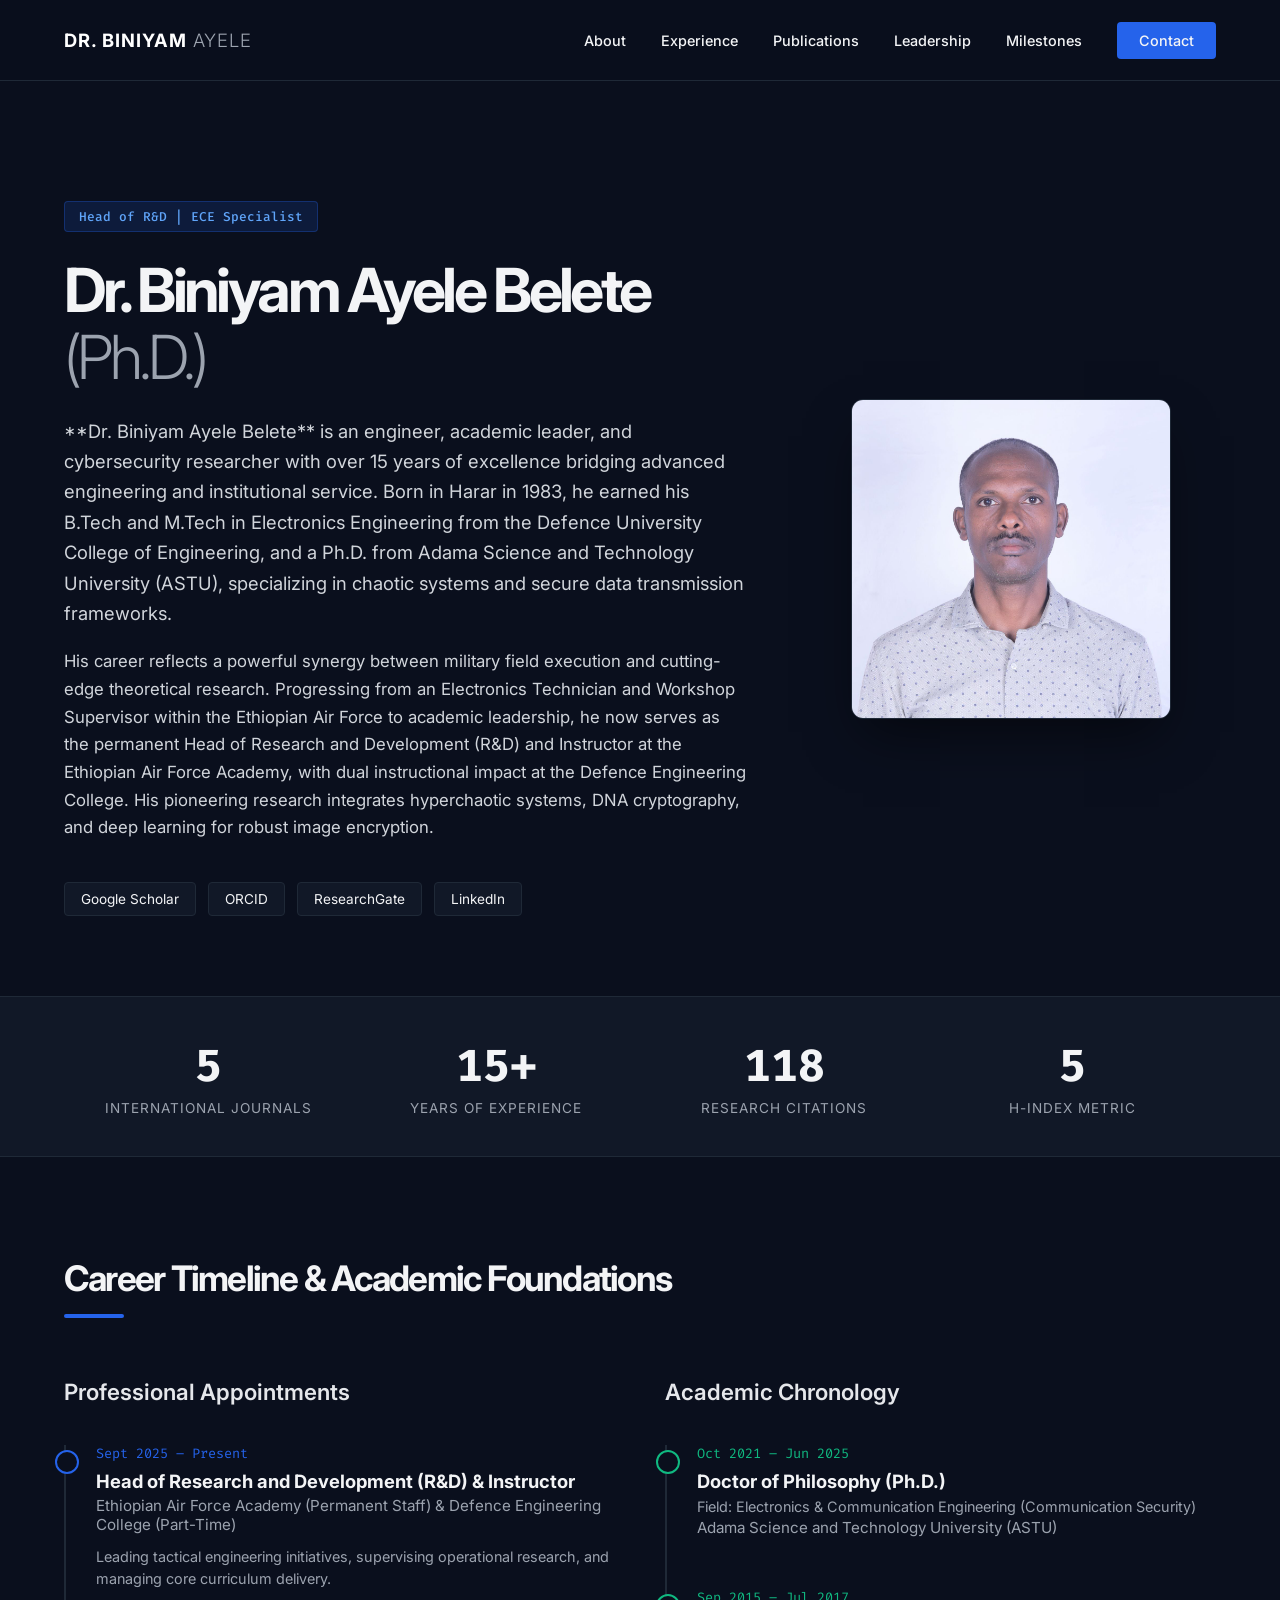
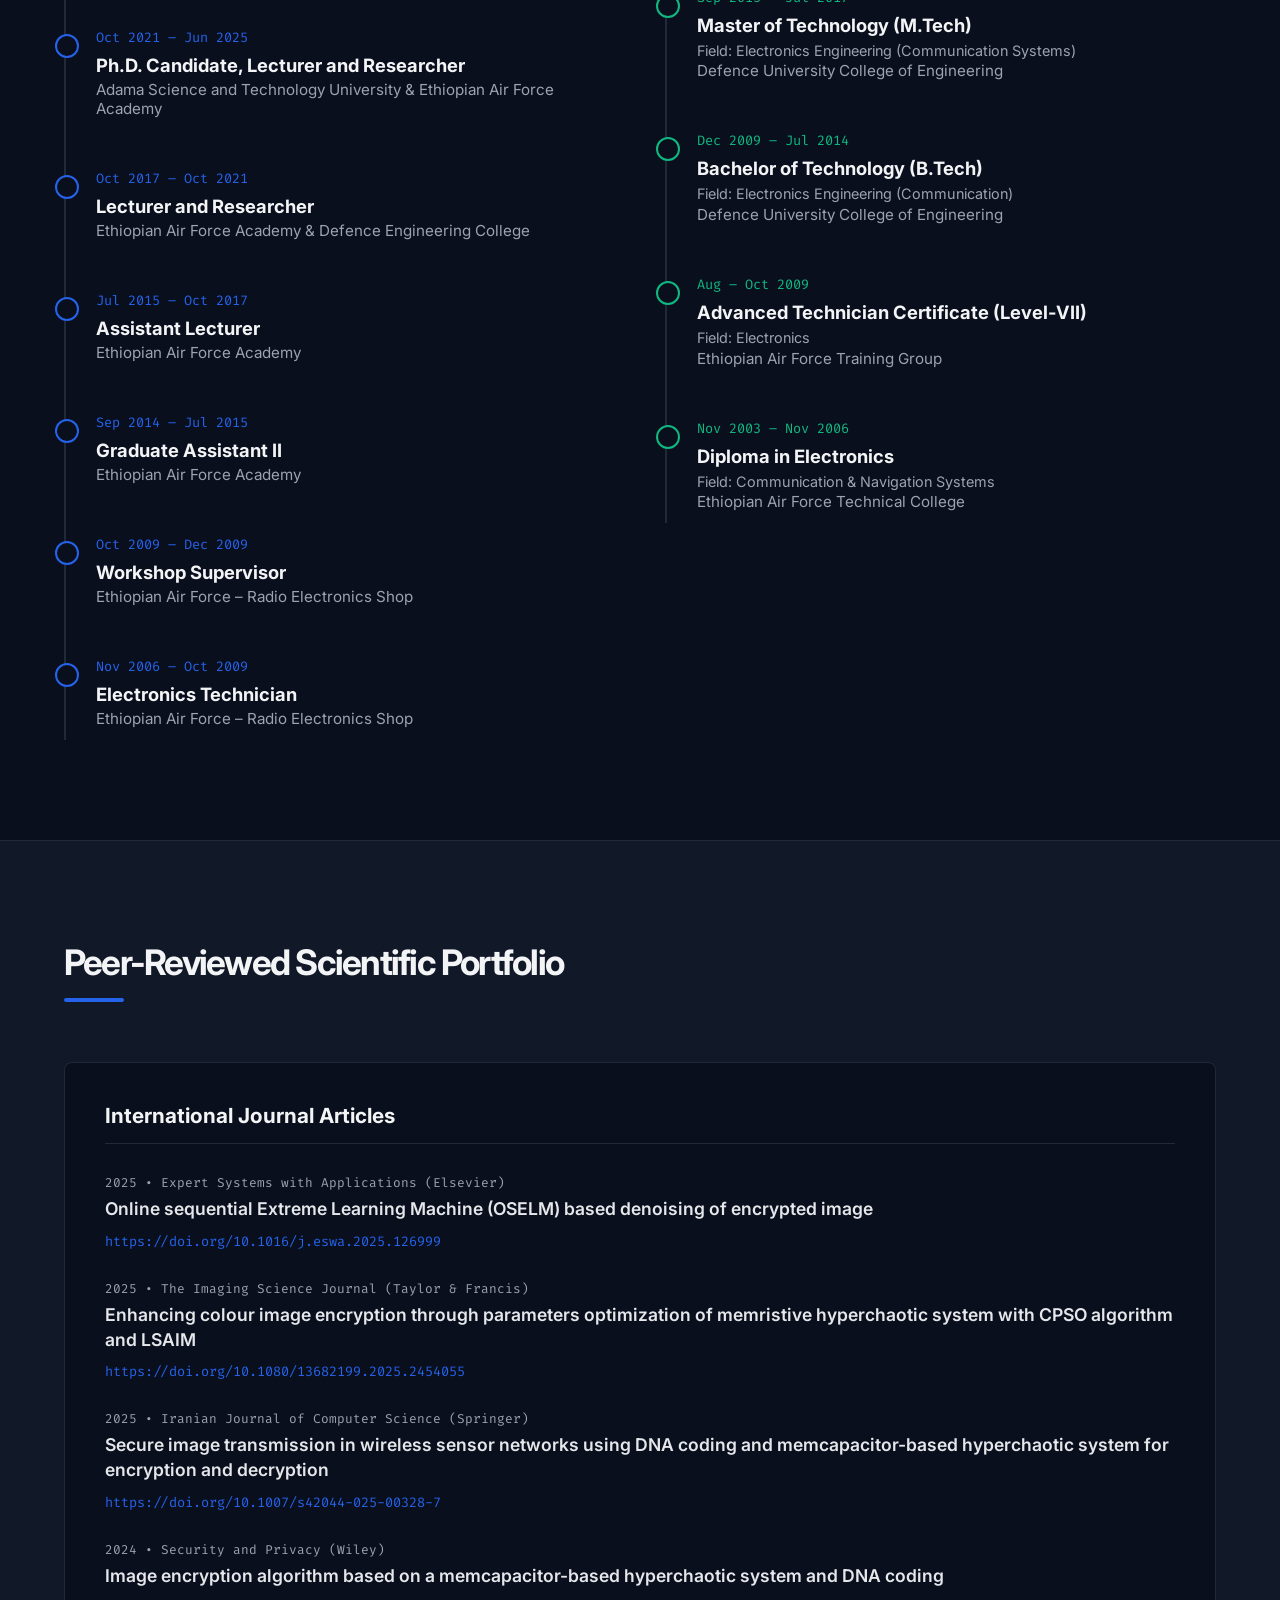
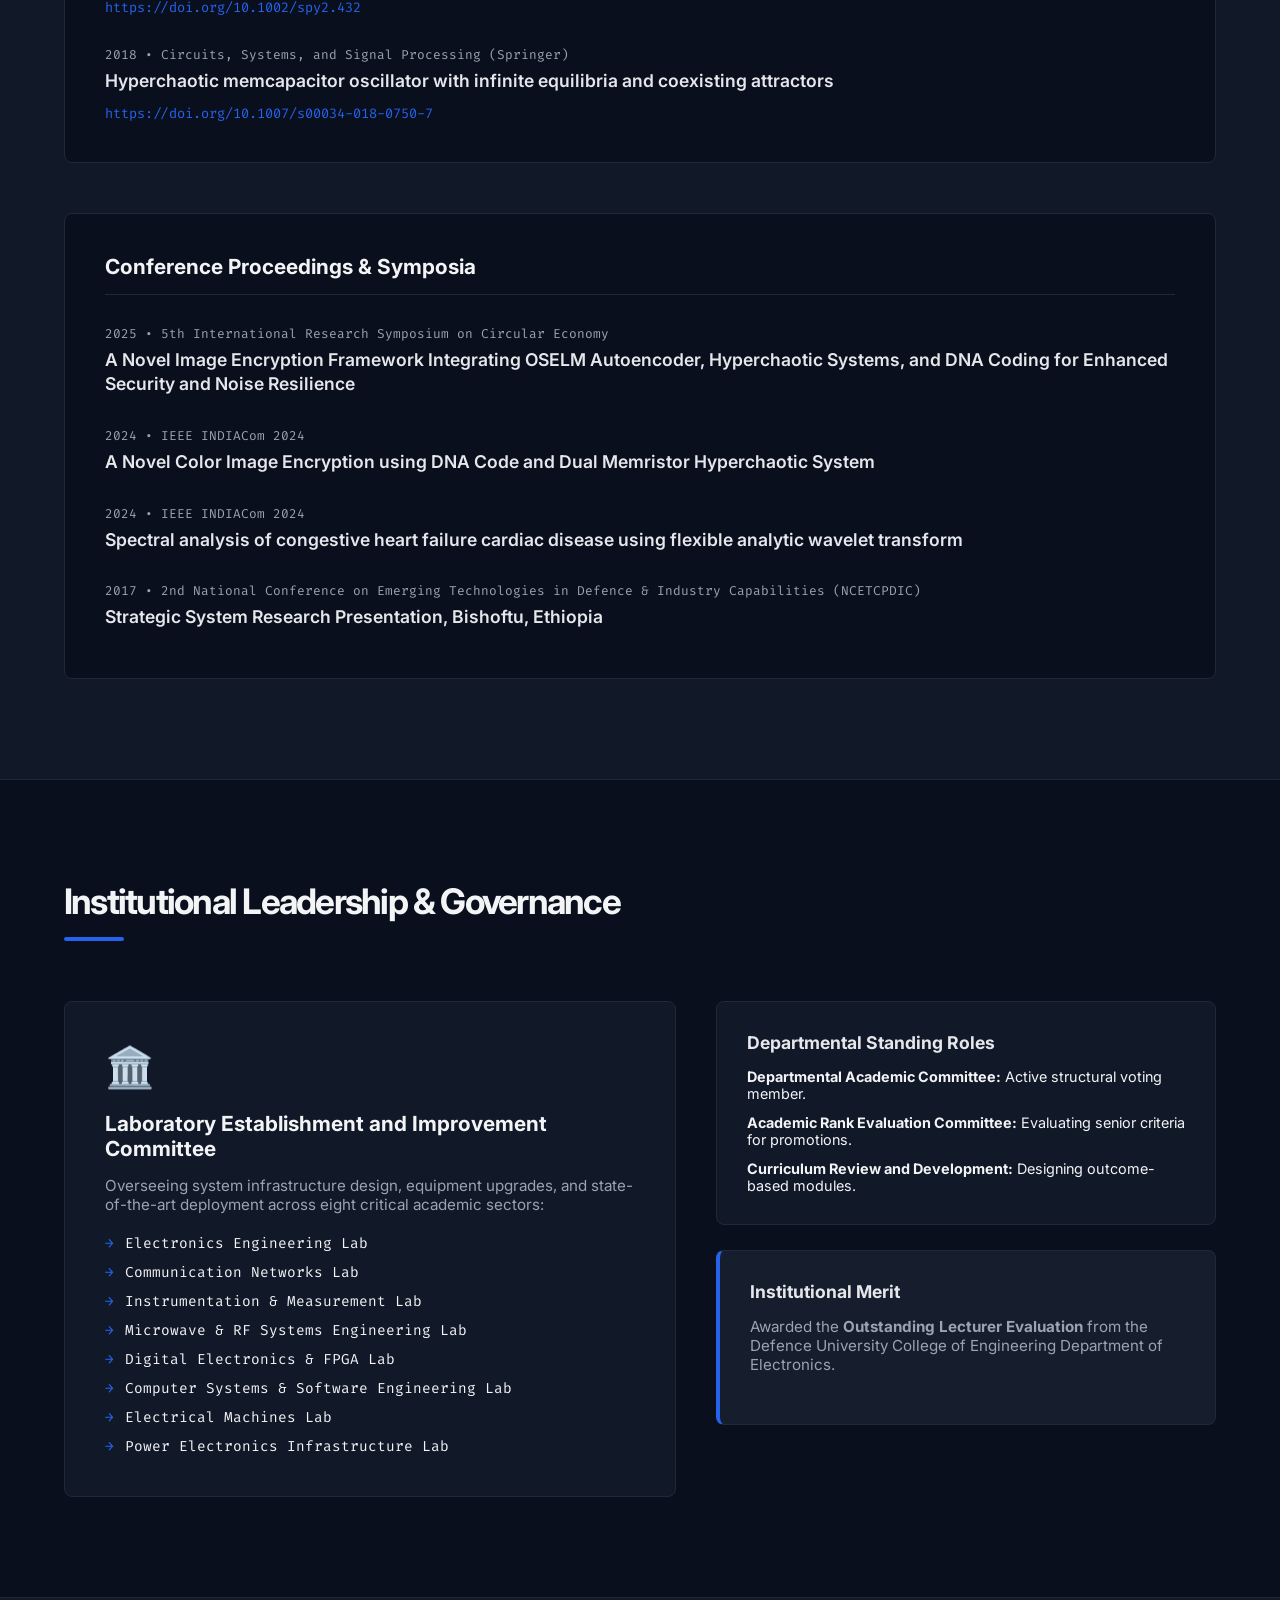
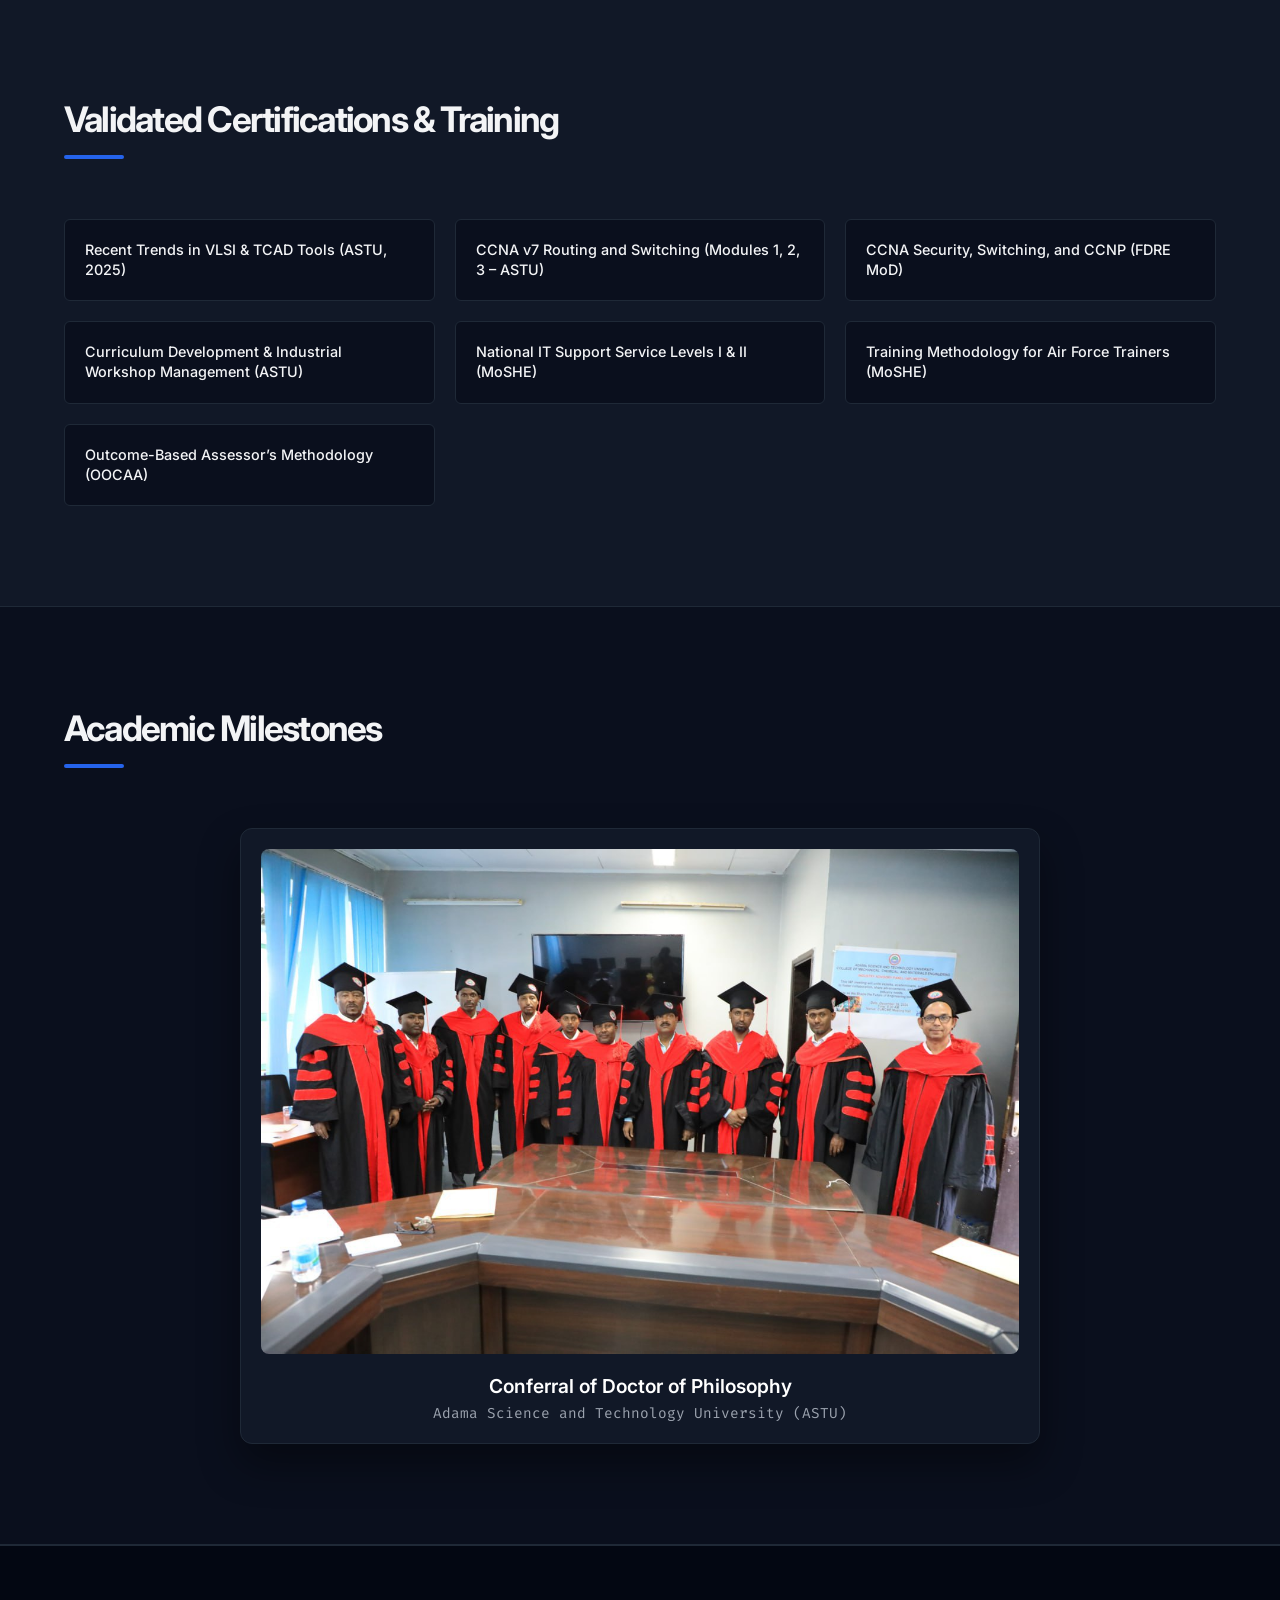
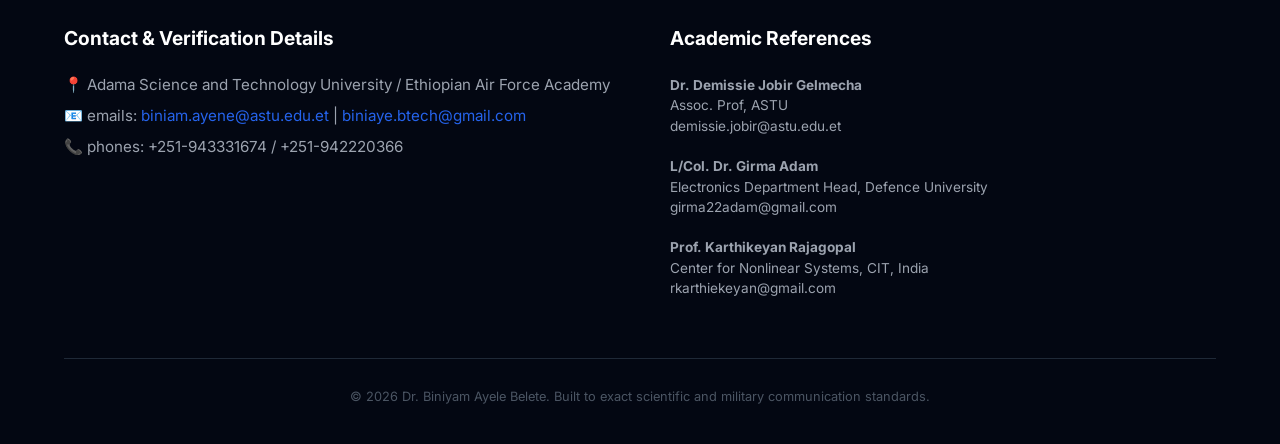
<file: index.html>
<!DOCTYPE html>
<html lang="en">
<head>
    <meta charset="UTF-8">
    <meta name="viewport" content="width=device-width, initial-scale=1.0">
    <title>Dr. Biniyam Ayele Belete (Ph.D.) | Portfolio</title>
    <link rel="stylesheet" href="style.css">
    <link rel="preconnect" href="https://fonts.googleapis.com">
    <link rel="preconnect" href="https://fonts.gstatic.com" crossorigin>
    <link href="https://fonts.googleapis.com/css2?family=Fira+Code:wght@400;500&family=Inter:wght@300;400;600;700&display=swap" rel="stylesheet">
</head>
<body>

    <nav class="navbar">
        <div class="nav-container">
            <div class="nav-brand">
                <span class="title-bold">DR. BINIYAM</span> <span class="title-light">AYELE</span>
            </div>
            <ul class="nav-menu">
                <li><a href="#about">About</a></li>
                <li><a href="#experience">Experience</a></li>
                <li><a href="#publications">Publications</a></li>
                <li><a href="#academic">Leadership</a></li>
                <li><a href="#milestones">Milestones</a></li>
                <li><a href="#contact" class="btn-nav">Contact</a></li>
            </ul>
        </div>
    </nav>

    <header class="hero-section" id="about">
        <div class="hero-container">
            <div class="hero-content">
                <div class="hero-badge">Head of R&D | ECE Specialist</div>
                <h1 class="hero-title">Dr. Biniyam Ayele Belete <span class="phd-tag">(Ph.D.)</span></h1>
                <p class="hero-lead">
                    **Dr. Biniyam Ayele Belete** is an engineer, academic leader, and cybersecurity researcher with over 15 years of excellence bridging advanced engineering and institutional service. Born in Harar in 1983, he earned his B.Tech and M.Tech in Electronics Engineering from the Defence University College of Engineering, and a Ph.D. from Adama Science and Technology University (ASTU), specializing in chaotic systems and secure data transmission frameworks.
                </p>
                <p class="hero-lead" style="margin-top: -20px; font-size: 1.05rem;">
                    His career reflects a powerful synergy between military field execution and cutting-edge theoretical research. Progressing from an Electronics Technician and Workshop Supervisor within the Ethiopian Air Force to academic leadership, he now serves as the permanent Head of Research and Development (R&D) and Instructor at the Ethiopian Air Force Academy, with dual instructional impact at the Defence Engineering College. His pioneering research integrates hyperchaotic systems, DNA cryptography, and deep learning for robust image encryption.
                </p>
                <div class="hero-links">
                    <a href="https://scholar.google.com/citations?user=biniyamayele" target="_blank" class="social-tag">Google Scholar</a>
                    <a href="https://orcid.org/0009-0006-4772-3996" target="_blank" class="social-tag">ORCID</a>
                    <a href="https://www.researchgate.net/profile/Biniyam-Belete" target="_blank" class="social-tag">ResearchGate</a>
                    <a href="https://www.linkedin.com/in/biniyam-ayele-338789153/" target="_blank" class="social-tag">LinkedIn</a>
                </div>
            </div>
            <div class="hero-avatar-area">
                <div class="avatar-frame">
                    <img src="profile1.jpg" alt="Dr. Biniyam Ayele Belete" class="profile-img">
                </div>
            </div>
        </div>
    </header>

    <section class="metrics-bar">
        <div class="metrics-container">
            <div class="metric-item"><div class="metric-num">5</div><div class="metric-label">International Journals</div></div>
            <div class="metric-item"><div class="metric-num">15+</div><div class="metric-label">Years of Experience</div></div>
            <div class="metric-item"><div class="metric-num">118</div><div class="metric-label">Research Citations</div></div>
            <div class="metric-item"><div class="metric-num">5</div><div class="metric-label">h-index Metric</div></div>
        </div>
    </section>

    <section class="main-layout-section" id="experience">
        <div class="section-container">
            <h2 class="section-headline">Career Timeline & Academic Foundations</h2>
            <div class="timeline-grid">
                
                <div class="timeline-column">
                    <h3 class="column-subtitle">Professional Appointments</h3>
                    <div class="timeline-wrapper">
                        <div class="timeline-card">
                            <span class="card-date">Sept 2025 – Present</span>
                            <h4 class="card-role">Head of Research and Development (R&D) & Instructor</h4>
                            <p class="card-org">Ethiopian Air Force Academy (Permanent Staff) & Defence Engineering College (Part-Time)</p>
                            <p class="card-desc">Leading tactical engineering initiatives, supervising operational research, and managing core curriculum delivery.</p>
                        </div>
                        <div class="timeline-card">
                            <span class="card-date">Oct 2021 – Jun 2025</span>
                            <h4 class="card-role">Ph.D. Candidate, Lecturer and Researcher</h4>
                            <p class="card-org">Adama Science and Technology University & Ethiopian Air Force Academy</p>
                        </div>
                        <div class="timeline-card">
                            <span class="card-date">Oct 2017 – Oct 2021</span>
                            <h4 class="card-role">Lecturer and Researcher</h4>
                            <p class="card-org">Ethiopian Air Force Academy & Defence Engineering College</p>
                        </div>
                        <div class="timeline-card">
                            <span class="card-date">Jul 2015 – Oct 2017</span>
                            <h4 class="card-role">Assistant Lecturer</h4>
                            <p class="card-org">Ethiopian Air Force Academy</p>
                        </div>
                        <div class="timeline-card">
                            <span class="card-date">Sep 2014 – Jul 2015</span>
                            <h4 class="card-role">Graduate Assistant II</h4>
                            <p class="card-org">Ethiopian Air Force Academy</p>
                        </div>
                        <div class="timeline-card">
                            <span class="card-date">Oct 2009 – Dec 2009</span>
                            <h4 class="card-role">Workshop Supervisor</h4>
                            <p class="card-org">Ethiopian Air Force – Radio Electronics Shop</p>
                        </div>
                        <div class="timeline-card">
                            <span class="card-date">Nov 2006 – Oct 2009</span>
                            <h4 class="card-role">Electronics Technician</h4>
                            <p class="card-org">Ethiopian Air Force – Radio Electronics Shop</p>
                        </div>
                    </div>
                </div>

                <div class="timeline-column">
                    <h3 class="column-subtitle">Academic Chronology</h3>
                    <div class="timeline-wrapper">
                        <div class="timeline-card edu-card">
                            <span class="card-date">Oct 2021 – Jun 2025</span>
                            <h4 class="card-role">Doctor of Philosophy (Ph.D.)</h4>
                            <p class="card-subtext">Field: Electronics & Communication Engineering (Communication Security)</p>
                            <p class="card-org">Adama Science and Technology University (ASTU)</p>
                        </div>
                        <div class="timeline-card edu-card">
                            <span class="card-date">Sep 2015 – Jul 2017</span>
                            <h4 class="card-role">Master of Technology (M.Tech)</h4>
                            <p class="card-subtext">Field: Electronics Engineering (Communication Systems)</p>
                            <p class="card-org">Defence University College of Engineering</p>
                        </div>
                        <div class="timeline-card edu-card">
                            <span class="card-date">Dec 2009 – Jul 2014</span>
                            <h4 class="card-role">Bachelor of Technology (B.Tech)</h4>
                            <p class="card-subtext">Field: Electronics Engineering (Communication)</p>
                            <p class="card-org">Defence University College of Engineering</p>
                        </div>
                        <div class="timeline-card edu-card">
                            <span class="card-date">Aug – Oct 2009</span>
                            <h4 class="card-role">Advanced Technician Certificate (Level-VII)</h4>
                            <p class="card-subtext">Field: Electronics</p>
                            <p class="card-org">Ethiopian Air Force Training Group</p>
                        </div>
                        <div class="timeline-card edu-card">
                            <span class="card-date">Nov 2003 – Nov 2006</span>
                            <h4 class="card-role">Diploma in Electronics</h4>
                            <p class="card-subtext">Field: Communication & Navigation Systems</p>
                            <p class="card-org">Ethiopian Air Force Technical College</p>
                        </div>
                    </div>
                </div>

            </div>
        </div>
    </section>

    <section class="main-layout-section bg-alt" id="publications">
        <div class="section-container">
            <h2 class="section-headline">Peer-Reviewed Scientific Portfolio</h2>
            
            <div class="pub-block">
                <h3 class="pub-type-heading">International Journal Articles</h3>
                
                <div class="pub-entry">
                    <span class="pub-meta">2025 • Expert Systems with Applications (Elsevier)</span>
                    <h4 class="pub-title">Online sequential Extreme Learning Machine (OSELM) based denoising of encrypted image</h4>
                    <a href="https://doi.org/10.1016/j.eswa.2025.126999" target="_blank" class="doi-link">https://doi.org/10.1016/j.eswa.2025.126999</a>
                </div>

                <div class="pub-entry">
                    <span class="pub-meta">2025 • The Imaging Science Journal (Taylor & Francis)</span>
                    <h4 class="pub-title">Enhancing colour image encryption through parameters optimization of memristive hyperchaotic system with CPSO algorithm and LSAIM</h4>
                    <a href="https://doi.org/10.1080/13682199.2025.2454055" target="_blank" class="doi-link">https://doi.org/10.1080/13682199.2025.2454055</a>
                </div>

                <div class="pub-entry">
                    <span class="pub-meta">2025 • Iranian Journal of Computer Science (Springer)</span>
                    <h4 class="pub-title">Secure image transmission in wireless sensor networks using DNA coding and memcapacitor-based hyperchaotic system for encryption and decryption</h4>
                    <a href="https://doi.org/10.1007/s42044-025-00328-7" target="_blank" class="doi-link">https://doi.org/10.1007/s42044-025-00328-7</a>
                </div>

                <div class="pub-entry">
                    <span class="pub-meta">2024 • Security and Privacy (Wiley)</span>
                    <h4 class="pub-title">Image encryption algorithm based on a memcapacitor-based hyperchaotic system and DNA coding</h4>
                    <a href="https://doi.org/10.1002/spy2.432" target="_blank" class="doi-link">https://doi.org/10.1002/spy2.432</a>
                </div>

                <div class="pub-entry">
                    <span class="pub-meta">2018 • Circuits, Systems, and Signal Processing (Springer)</span>
                    <h4 class="pub-title">Hyperchaotic memcapacitor oscillator with infinite equilibria and coexisting attractors</h4>
                    <a href="https://doi.org/10.1007/s00034-018-0750-7" target="_blank" class="doi-link">https://doi.org/10.1007/s00034-018-0750-7</a>
                </div>
            </div>

            <div class="pub-block" style="margin-top: 50px;">
                <h3 class="pub-type-heading">Conference Proceedings & Symposia</h3>
                
                <div class="pub-entry">
                    <span class="pub-meta">2025 • 5th International Research Symposium on Circular Economy</span>
                    <h4 class="pub-title">A Novel Image Encryption Framework Integrating OSELM Autoencoder, Hyperchaotic Systems, and DNA Coding for Enhanced Security and Noise Resilience</h4>
                </div>

                <div class="pub-entry">
                    <span class="pub-meta">2024 • IEEE INDIACom 2024</span>
                    <h4 class="pub-title">A Novel Color Image Encryption using DNA Code and Dual Memristor Hyperchaotic System</h4>
                </div>

                <div class="pub-entry">
                    <span class="pub-meta">2024 • IEEE INDIACom 2024</span>
                    <h4 class="pub-title">Spectral analysis of congestive heart failure cardiac disease using flexible analytic wavelet transform</h4>
                </div>

                <div class="pub-entry">
                    <span class="pub-meta">2017 • 2nd National Conference on Emerging Technologies in Defence & Industry Capabilities (NCETCPDIC)</span>
                    <h4 class="pub-title">Strategic System Research Presentation, Bishoftu, Ethiopia</h4>
                </div>
            </div>

        </div>
    </section>

    <section class="main-layout-section" id="academic">
        <div class="section-container">
            <h2 class="section-headline">Institutional Leadership & Governance</h2>
            <div class="governance-grid">
                
                <div class="gov-card">
                    <div class="gov-icon">🏛️</div>
                    <h4>Laboratory Establishment and Improvement Committee</h4>
                    <p>Overseeing system infrastructure design, equipment upgrades, and state-of-the-art deployment across eight critical academic sectors:</p>
                    <ul class="gov-sublist">
                        <li>Electronics Engineering Lab</li>
                        <li>Communication Networks Lab</li>
                        <li>Instrumentation & Measurement Lab</li>
                        <li>Microwave & RF Systems Engineering Lab</li>
                        <li>Digital Electronics & FPGA Lab</li>
                        <li>Computer Systems & Software Engineering Lab</li>
                        <li>Electrical Machines Lab</li>
                        <li>Power Electronics Infrastructure Lab</li>
                    </ul>
                </div>

                <div class="gov-card flex-gov">
                    <div class="gov-box">
                        <h5>Departmental Standing Roles</h5>
                        <ul class="clean-list">
                            <li><strong>Departmental Academic Committee:</strong> Active structural voting member.</li>
                            <li><strong>Academic Rank Evaluation Committee:</strong> Evaluating senior criteria for promotions.</li>
                            <li><strong>Curriculum Review and Development:</strong> Designing outcome-based modules.</li>
                        </ul>
                    </div>
                    <div class="gov-box highlight-box">
                        <h5>Institutional Merit</h5>
                        <p>Awarded the <strong>Outstanding Lecturer Evaluation</strong> from the Defence University College of Engineering Department of Electronics.</p>
                    </div>
                </div>

            </div>
        </div>
    </section>

    <section class="main-layout-section bg-alt">
        <div class="section-container">
            <h2 class="section-headline">Validated Certifications & Training</h2>
            <div class="certs-matrix">
                <div class="cert-node">Recent Trends in VLSI & TCAD Tools (ASTU, 2025)</div>
                <div class="cert-node">CCNA v7 Routing and Switching (Modules 1, 2, 3 – ASTU)</div>
                <div class="cert-node">CCNA Security, Switching, and CCNP (FDRE MoD)</div>
                <div class="cert-node">Curriculum Development & Industrial Workshop Management (ASTU)</div>
                <div class="cert-node">National IT Support Service Levels I & II (MoSHE)</div>
                <div class="cert-node">Training Methodology for Air Force Trainers (MoSHE)</div>
                <div class="cert-node">Outcome-Based Assessor’s Methodology (OOCAA)</div>
            </div>
        </div>
    </section>

    <section class="main-layout-section" id="milestones">
        <div class="section-container">
            <h2 class="section-headline">Academic Milestones</h2>
            <div class="milestone-gallery">
                <div class="milestone-item">
                    <img src="hero-bg.jpg" alt="Grant of Ph.D. Ceremony" class="milestone-img">
                    <div class="milestone-caption">
                        <h4>Conferral of Doctor of Philosophy</h4>
                        <p>Adama Science and Technology University (ASTU)</p>
                    </div>
                </div>
            </div>
        </div>
    </section>

    <footer class="site-footer" id="contact">
        <div class="footer-container">
            <div class="footer-contact-block">
                <h3>Contact & Verification Details</h3>
                <p class="coord">📍 Adama Science and Technology University / Ethiopian Air Force Academy</p>
                <p class="coord">📧 emails: <a href="mailto:biniam.ayene@astu.edu.et">biniam.ayene@astu.edu.et</a> | <a href="mailto:biniaye.btech@gmail.com">biniaye.btech@gmail.com</a></p>
                <p class="coord">📞 phones: +251-943331674 / +251-942220366</p>
            </div>
            
            <div class="footer-references-block">
                <h3>Academic References</h3>
                <div class="ref-mini-grid">
                    <div>
                        <strong>Dr. Demissie Jobir Gelmecha</strong><br>
                        Assoc. Prof, ASTU<br>
                        demissie.jobir@astu.edu.et
                    </div>
                    <div>
                        <strong>L/Col. Dr. Girma Adam</strong><br>
                        Electronics Department Head, Defence University<br>
                        girma22adam@gmail.com
                    </div>
                    <div>
                        <strong>Prof. Karthikeyan Rajagopal</strong><br>
                        Center for Nonlinear Systems, CIT, India<br>
                        rkarthiekeyan@gmail.com
                    </div>
                </div>
            </div>
        </div>
        <div class="footer-bottom">
            <p>&copy; 2026 Dr. Biniyam Ayele Belete. Built to exact scientific and military communication standards.</p>
        </div>
    </footer>

</body>
</html>
</file>
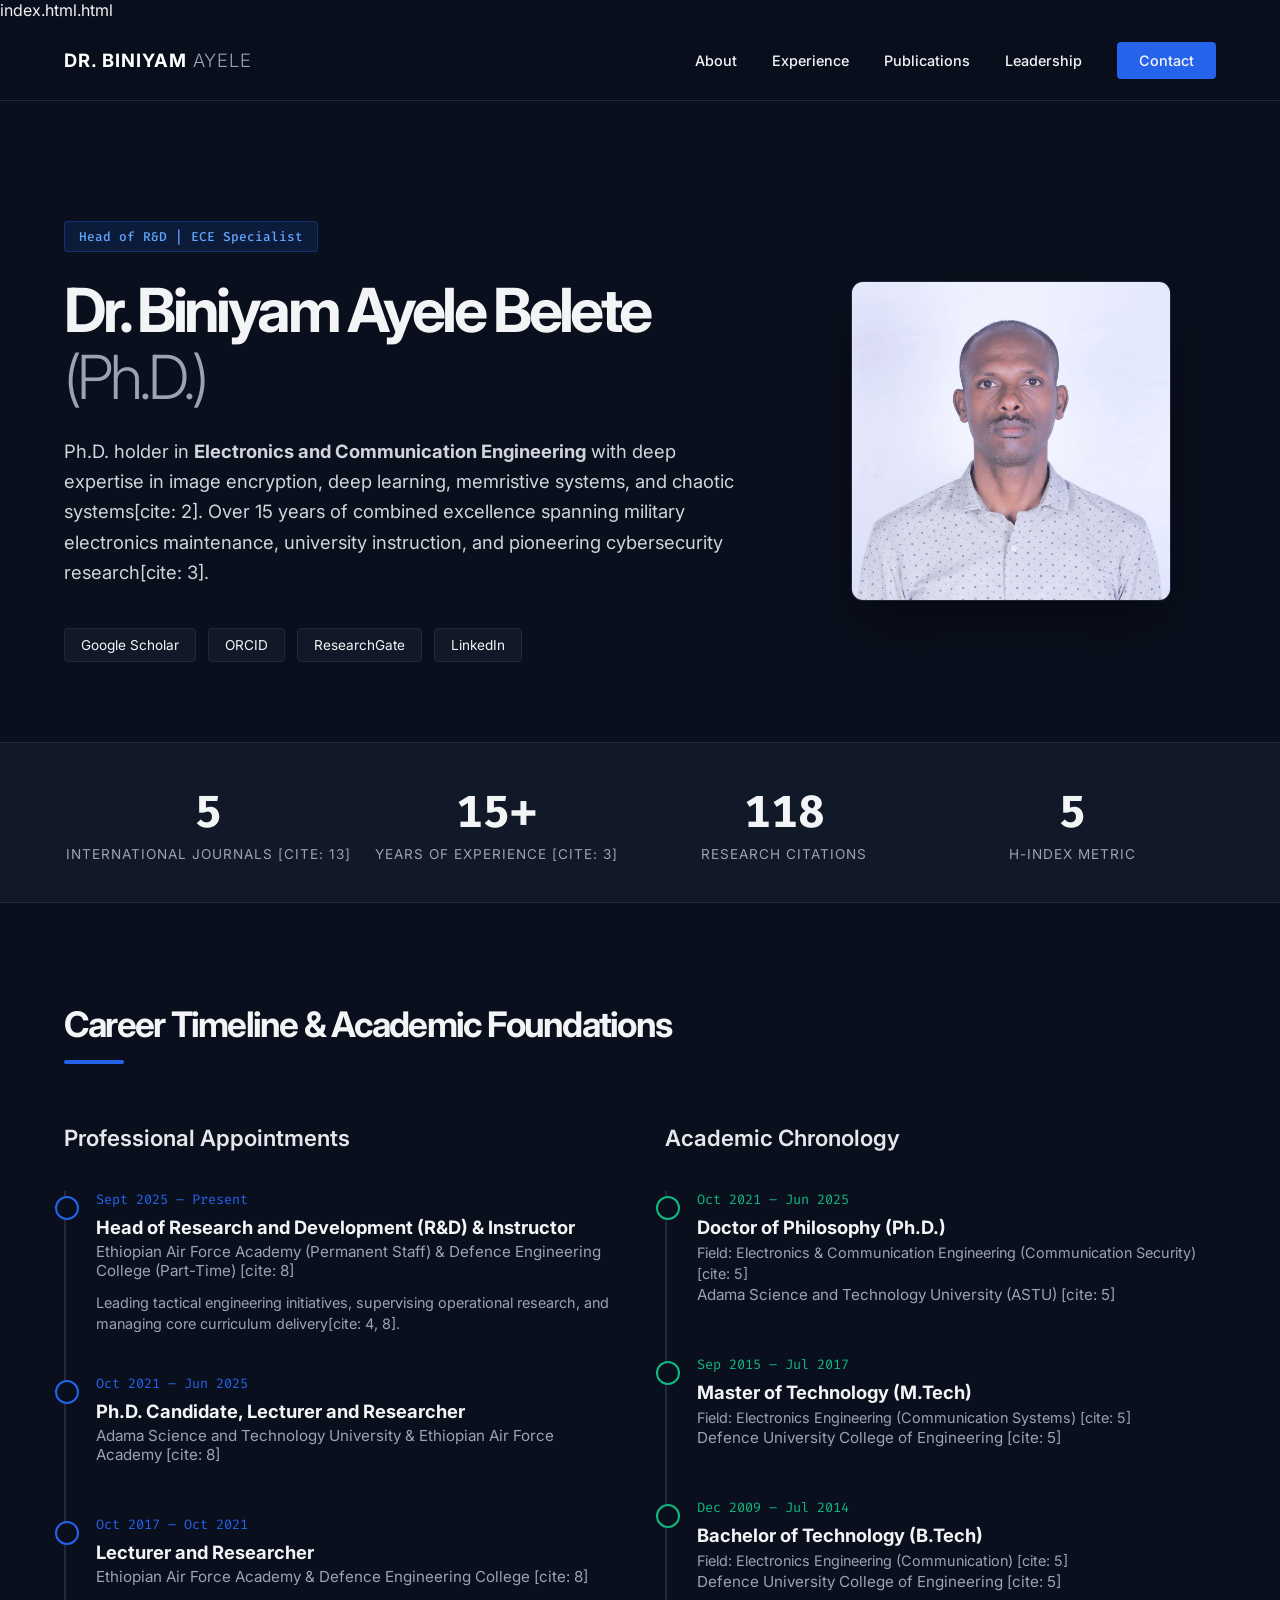
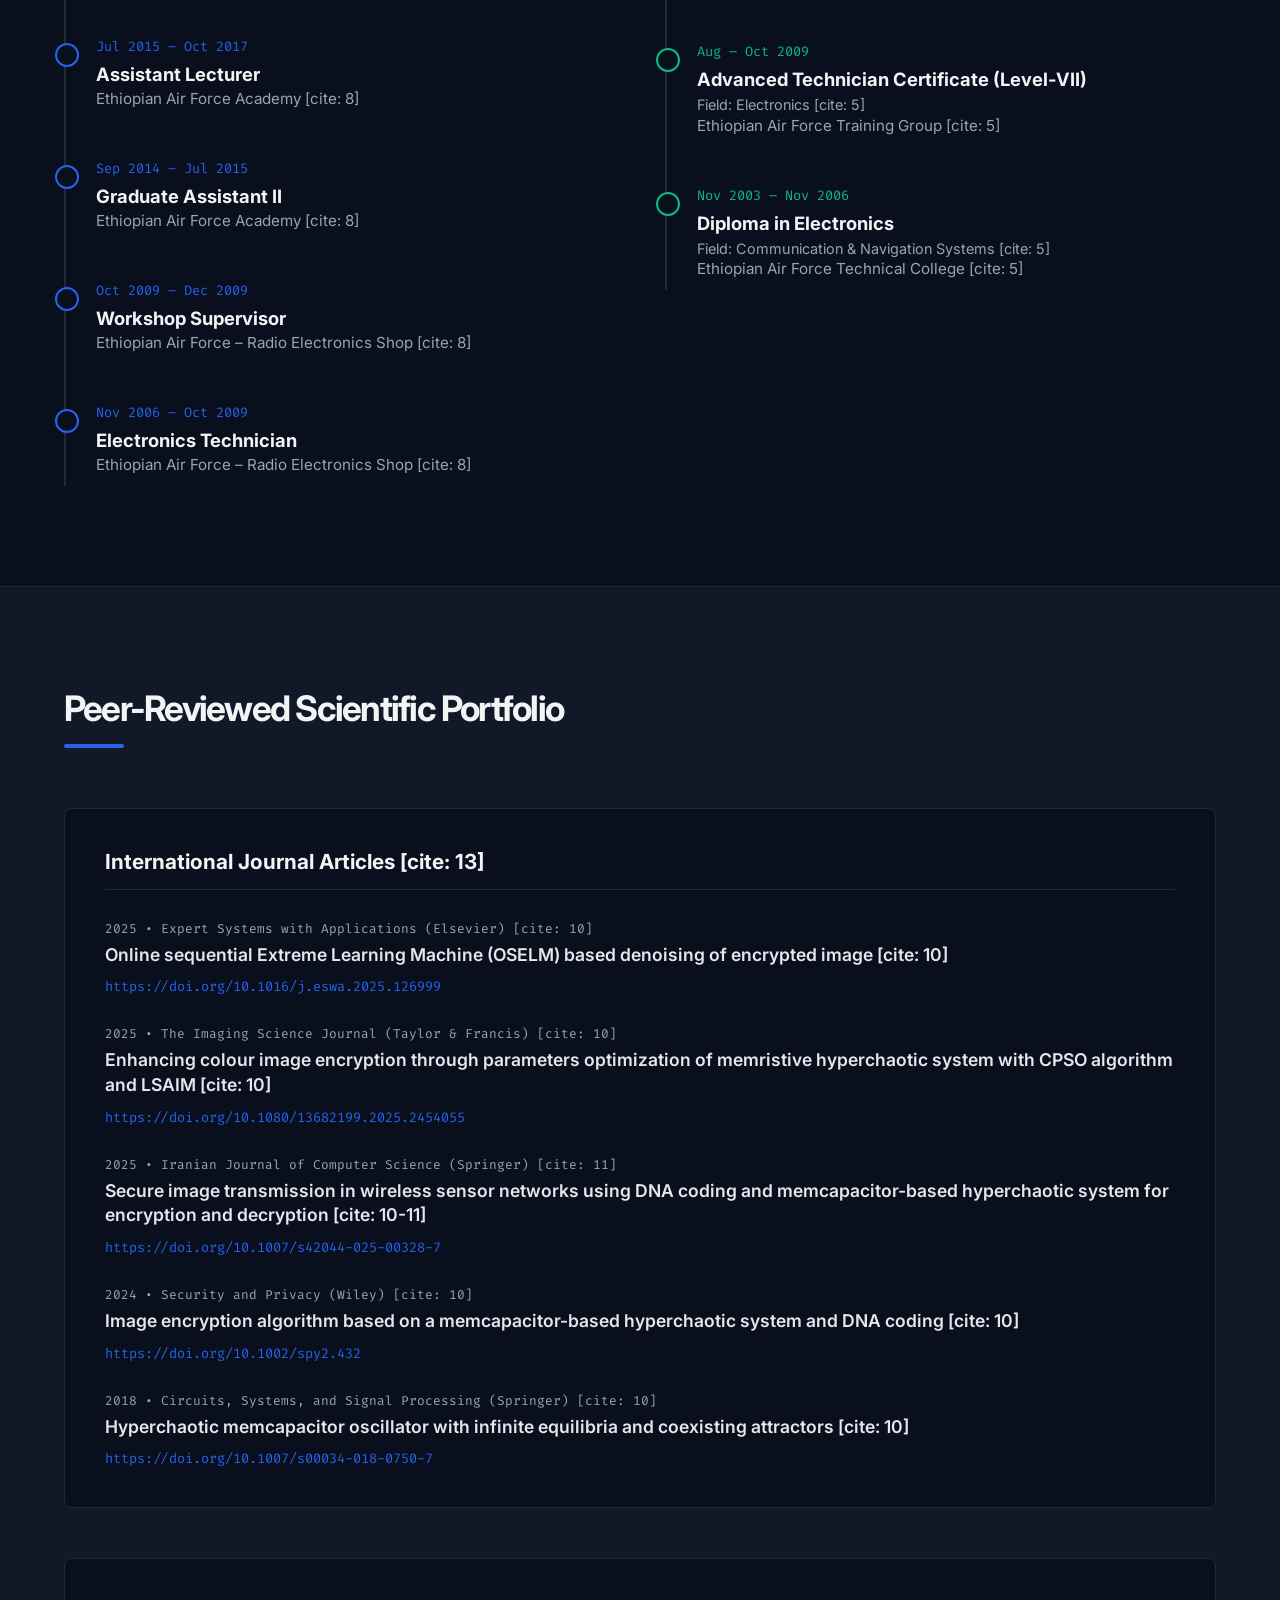
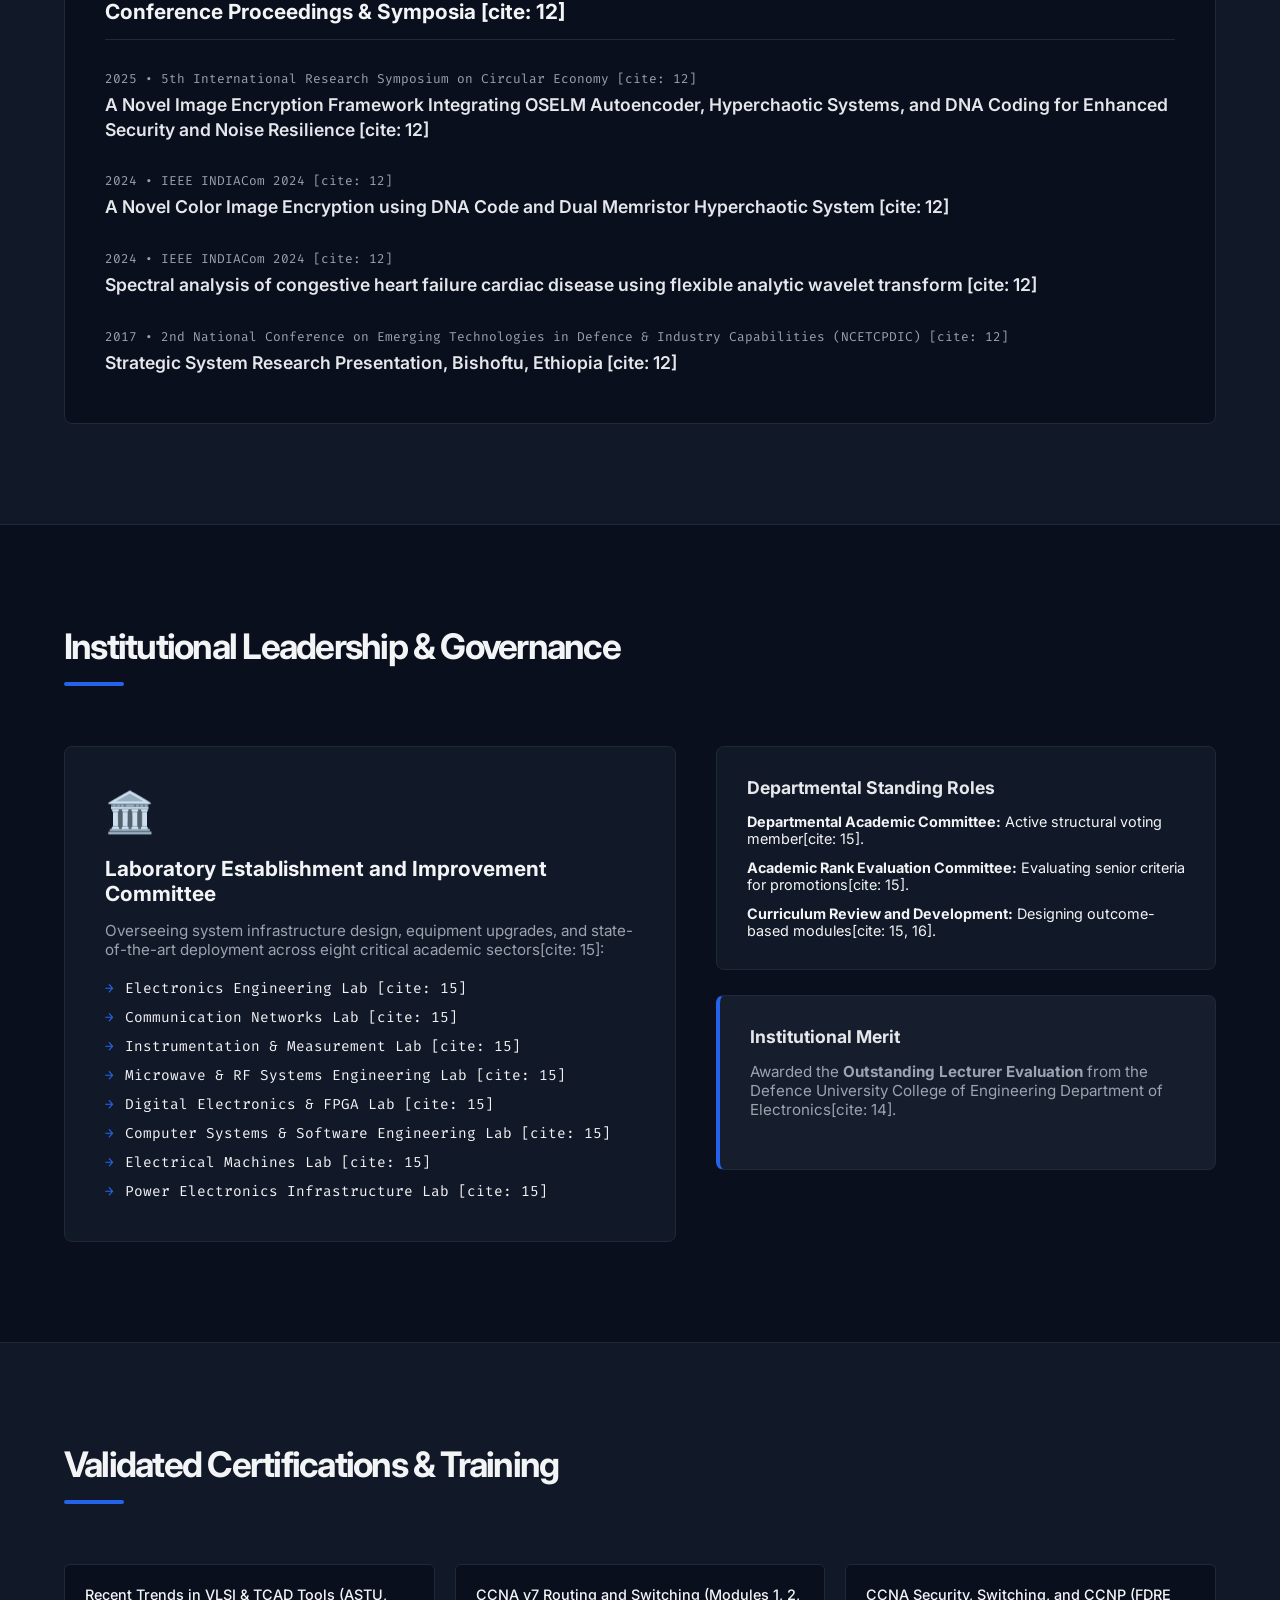
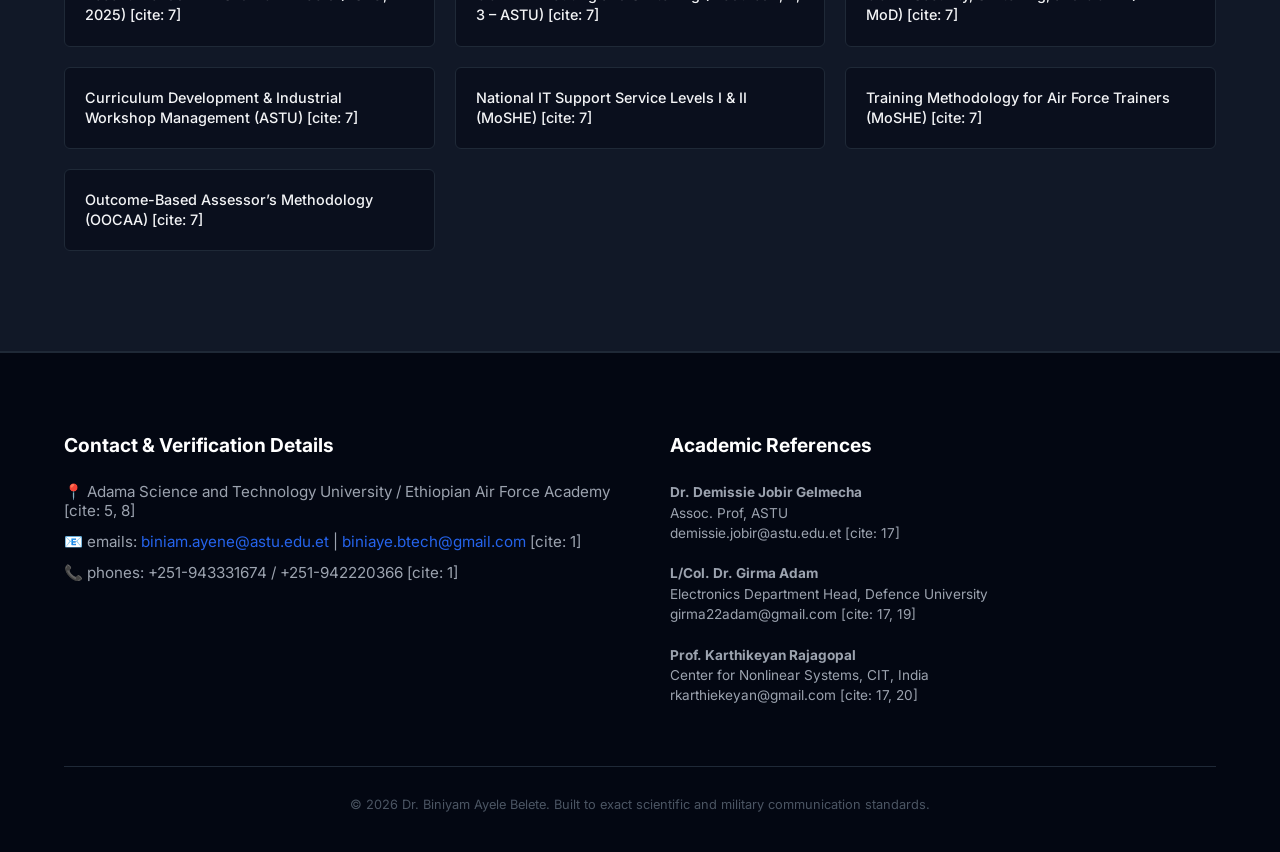
<file: index.html.html>
<!DOCTYPE html>
<html lang="en">
<head>
    <meta charset="UTF-8">
    index.html.html
    <meta name="viewport" content="width=device-width, initial-scale=1.0">
    <title>Dr. Biniyam Ayele Belete (Ph.D.) | Portfolio</title>
    <link rel="stylesheet" href="style.css">
    <link rel="preconnect" href="https://fonts.googleapis.com">
    <link rel="preconnect" href="https://fonts.gstatic.com" crossorigin>
    <link href="https://fonts.googleapis.com/css2?family=Fira+Code:wght@400;500&family=Inter:wght@300;400;600;700&display=swap" rel="stylesheet">
</head>
<body>

    <nav class="navbar">
        <div class="nav-container">
            <div class="nav-brand">
                <span class="title-bold">DR. BINIYAM</span> <span class="title-light">AYELE</span>
            </div>
            <ul class="nav-menu">
                <li><a href="#about">About</a></li>
                <li><a href="#experience">Experience</a></li>
                <li><a href="#publications">Publications</a></li>
                <li><a href="#academic">Leadership</a></li>
                <li><a href="#contact" class="btn-nav">Contact</a></li>
            </ul>
        </div>
    </nav>

    <header class="hero-section" id="about">
        <div class="hero-container">
            <div class="hero-content">
                <div class="hero-badge">Head of R&D | ECE Specialist</div>
                <h1 class="hero-title">Dr. Biniyam Ayele Belete <span class="phd-tag">(Ph.D.)</span></h1>
                <p class="hero-lead">
                    Ph.D. holder in <strong>Electronics and Communication Engineering</strong> with deep expertise in image encryption, deep learning, memristive systems, and chaotic systems[cite: 2]. Over 15 years of combined excellence spanning military electronics maintenance, university instruction, and pioneering cybersecurity research[cite: 3].
                </p>
                <div class="hero-links">
                    <a href="https://scholar.google.com/citations?user=biniyamayele" target="_blank" class="social-tag">Google Scholar</a>
                    <a href="https://orcid.org/0009-0006-4772-3996" target="_blank" class="social-tag">ORCID</a>
                    <a href="https://www.researchgate.net/profile/Biniyam-Belete" target="_blank" class="social-tag">ResearchGate</a>
                    <a href="https://www.linkedin.com/in/biniyam-ayele-338789153/" target="_blank" class="social-tag">LinkedIn</a>
                </div>
            </div>
            <div class="hero-avatar-area">
                <div class="avatar-frame">
                    <img src="profile1.jpg" alt="Dr. Biniyam Ayele Belete" class="profile-img">
                </div>
            </div>
        </div>
    </header>

    <section class="metrics-bar">
        <div class="metrics-container">
            <div class="metric-item"><div class="metric-num">5</div><div class="metric-label">International Journals [cite: 13]</div></div>
            <div class="metric-item"><div class="metric-num">15+</div><div class="metric-label">Years of Experience [cite: 3]</div></div>
            <div class="metric-item"><div class="metric-num">118</div><div class="metric-label">Research Citations</div></div>
            <div class="metric-item"><div class="metric-num">5</div><div class="metric-label">h-index Metric</div></div>
        </div>
    </section>

    <section class="main-layout-section" id="experience">
        <div class="section-container">
            <h2 class="section-headline">Career Timeline & Academic Foundations</h2>
            <div class="timeline-grid">
                
                <div class="timeline-column">
                    <h3 class="column-subtitle">Professional Appointments</h3>
                    <div class="timeline-wrapper">
                        <div class="timeline-card">
                            <span class="card-date">Sept 2025 – Present</span>
                            <h4 class="card-role">Head of Research and Development (R&D) & Instructor</h4>
                            <p class="card-org">Ethiopian Air Force Academy (Permanent Staff) & Defence Engineering College (Part-Time) [cite: 8]</p>
                            <p class="card-desc">Leading tactical engineering initiatives, supervising operational research, and managing core curriculum delivery[cite: 4, 8].</p>
                        </div>
                        <div class="timeline-card">
                            <span class="card-date">Oct 2021 – Jun 2025</span>
                            <h4 class="card-role">Ph.D. Candidate, Lecturer and Researcher</h4>
                            <p class="card-org">Adama Science and Technology University & Ethiopian Air Force Academy [cite: 8]</p>
                        </div>
                        <div class="timeline-card">
                            <span class="card-date">Oct 2017 – Oct 2021</span>
                            <h4 class="card-role">Lecturer and Researcher</h4>
                            <p class="card-org">Ethiopian Air Force Academy & Defence Engineering College [cite: 8]</p>
                        </div>
                        <div class="timeline-card">
                            <span class="card-date">Jul 2015 – Oct 2017</span>
                            <h4 class="card-role">Assistant Lecturer</h4>
                            <p class="card-org">Ethiopian Air Force Academy [cite: 8]</p>
                        </div>
                        <div class="timeline-card">
                            <span class="card-date">Sep 2014 – Jul 2015</span>
                            <h4 class="card-role">Graduate Assistant II</h4>
                            <p class="card-org">Ethiopian Air Force Academy [cite: 8]</p>
                        </div>
                        <div class="timeline-card">
                            <span class="card-date">Oct 2009 – Dec 2009</span>
                            <h4 class="card-role">Workshop Supervisor</h4>
                            <p class="card-org">Ethiopian Air Force – Radio Electronics Shop [cite: 8]</p>
                        </div>
                        <div class="timeline-card">
                            <span class="card-date">Nov 2006 – Oct 2009</span>
                            <h4 class="card-role">Electronics Technician</h4>
                            <p class="card-org">Ethiopian Air Force – Radio Electronics Shop [cite: 8]</p>
                        </div>
                    </div>
                </div>

                <div class="timeline-column">
                    <h3 class="column-subtitle">Academic Chronology</h3>
                    <div class="timeline-wrapper">
                        <div class="timeline-card edu-card">
                            <span class="card-date">Oct 2021 – Jun 2025</span>
                            <h4 class="card-role">Doctor of Philosophy (Ph.D.)</h4>
                            <p class="card-subtext">Field: Electronics & Communication Engineering (Communication Security) [cite: 5]</p>
                            <p class="card-org">Adama Science and Technology University (ASTU) [cite: 5]</p>
                        </div>
                        <div class="timeline-card edu-card">
                            <span class="card-date">Sep 2015 – Jul 2017</span>
                            <h4 class="card-role">Master of Technology (M.Tech)</h4>
                            <p class="card-subtext">Field: Electronics Engineering (Communication Systems) [cite: 5]</p>
                            <p class="card-org">Defence University College of Engineering [cite: 5]</p>
                        </div>
                        <div class="timeline-card edu-card">
                            <span class="card-date">Dec 2009 – Jul 2014</span>
                            <h4 class="card-role">Bachelor of Technology (B.Tech)</h4>
                            <p class="card-subtext">Field: Electronics Engineering (Communication) [cite: 5]</p>
                            <p class="card-org">Defence University College of Engineering [cite: 5]</p>
                        </div>
                        <div class="timeline-card edu-card">
                            <span class="card-date">Aug – Oct 2009</span>
                            <h4 class="card-role">Advanced Technician Certificate (Level-VII)</h4>
                            <p class="card-subtext">Field: Electronics [cite: 5]</p>
                            <p class="card-org">Ethiopian Air Force Training Group [cite: 5]</p>
                        </div>
                        <div class="timeline-card edu-card">
                            <span class="card-date">Nov 2003 – Nov 2006</span>
                            <h4 class="card-role">Diploma in Electronics</h4>
                            <p class="card-subtext">Field: Communication & Navigation Systems [cite: 5]</p>
                            <p class="card-org">Ethiopian Air Force Technical College [cite: 5]</p>
                        </div>
                    </div>
                </div>

            </div>
        </div>
    </section>

    <section class="main-layout-section bg-alt" id="publications">
        <div class="section-container">
            <h2 class="section-headline">Peer-Reviewed Scientific Portfolio</h2>
            
            <div class="pub-block">
                <h3 class="pub-type-heading">International Journal Articles [cite: 13]</h3>
                
                <div class="pub-entry">
                    <span class="pub-meta">2025 • Expert Systems with Applications (Elsevier) [cite: 10]</span>
                    <h4 class="pub-title">Online sequential Extreme Learning Machine (OSELM) based denoising of encrypted image [cite: 10]</h4>
                    <a href="https://doi.org/10.1016/j.eswa.2025.126999" target="_blank" class="doi-link">https://doi.org/10.1016/j.eswa.2025.126999</a>
                </div>

                <div class="pub-entry">
                    <span class="pub-meta">2025 • The Imaging Science Journal (Taylor & Francis) [cite: 10]</span>
                    <h4 class="pub-title">Enhancing colour image encryption through parameters optimization of memristive hyperchaotic system with CPSO algorithm and LSAIM [cite: 10]</h4>
                    <a href="https://doi.org/10.1080/13682199.2025.2454055" target="_blank" class="doi-link">https://doi.org/10.1080/13682199.2025.2454055</a>
                </div>

                <div class="pub-entry">
                    <span class="pub-meta">2025 • Iranian Journal of Computer Science (Springer) [cite: 11]</span>
                    <h4 class="pub-title">Secure image transmission in wireless sensor networks using DNA coding and memcapacitor-based hyperchaotic system for encryption and decryption [cite: 10-11]</h4>
                    <a href="https://doi.org/10.1007/s42044-025-00328-7" target="_blank" class="doi-link">https://doi.org/10.1007/s42044-025-00328-7</a>
                </div>

                <div class="pub-entry">
                    <span class="pub-meta">2024 • Security and Privacy (Wiley) [cite: 10]</span>
                    <h4 class="pub-title">Image encryption algorithm based on a memcapacitor-based hyperchaotic system and DNA coding [cite: 10]</h4>
                    <a href="https://doi.org/10.1002/spy2.432" target="_blank" class="doi-link">https://doi.org/10.1002/spy2.432</a>
                </div>

                <div class="pub-entry">
                    <span class="pub-meta">2018 • Circuits, Systems, and Signal Processing (Springer) [cite: 10]</span>
                    <h4 class="pub-title">Hyperchaotic memcapacitor oscillator with infinite equilibria and coexisting attractors [cite: 10]</h4>
                    <a href="https://doi.org/10.1007/s00034-018-0750-7" target="_blank" class="doi-link">https://doi.org/10.1007/s00034-018-0750-7</a>
                </div>
            </div>

            <div class="pub-block" style="margin-top: 50px;">
                <h3 class="pub-type-heading">Conference Proceedings & Symposia [cite: 12]</h3>
                
                <div class="pub-entry">
                    <span class="pub-meta">2025 • 5th International Research Symposium on Circular Economy [cite: 12]</span>
                    <h4 class="pub-title">A Novel Image Encryption Framework Integrating OSELM Autoencoder, Hyperchaotic Systems, and DNA Coding for Enhanced Security and Noise Resilience [cite: 12]</h4>
                </div>

                <div class="pub-entry">
                    <span class="pub-meta">2024 • IEEE INDIACom 2024 [cite: 12]</span>
                    <h4 class="pub-title">A Novel Color Image Encryption using DNA Code and Dual Memristor Hyperchaotic System [cite: 12]</h4>
                </div>

                <div class="pub-entry">
                    <span class="pub-meta">2024 • IEEE INDIACom 2024 [cite: 12]</span>
                    <h4 class="pub-title">Spectral analysis of congestive heart failure cardiac disease using flexible analytic wavelet transform [cite: 12]</h4>
                </div>

                <div class="pub-entry">
                    <span class="pub-meta">2017 • 2nd National Conference on Emerging Technologies in Defence & Industry Capabilities (NCETCPDIC) [cite: 12]</span>
                    <h4 class="pub-title">Strategic System Research Presentation, Bishoftu, Ethiopia [cite: 12]</h4>
                </div>
            </div>

        </div>
    </section>

    <section class="main-layout-section" id="academic">
        <div class="section-container">
            <h2 class="section-headline">Institutional Leadership & Governance</h2>
            <div class="governance-grid">
                
                <div class="gov-card">
                    <div class="gov-icon">🏛️</div>
                    <h4>Laboratory Establishment and Improvement Committee</h4>
                    <p>Overseeing system infrastructure design, equipment upgrades, and state-of-the-art deployment across eight critical academic sectors[cite: 15]:</p>
                    <ul class="gov-sublist">
                        <li>Electronics Engineering Lab [cite: 15]</li>
                        <li>Communication Networks Lab [cite: 15]</li>
                        <li>Instrumentation & Measurement Lab [cite: 15]</li>
                        <li>Microwave & RF Systems Engineering Lab [cite: 15]</li>
                        <li>Digital Electronics & FPGA Lab [cite: 15]</li>
                        <li>Computer Systems & Software Engineering Lab [cite: 15]</li>
                        <li>Electrical Machines Lab [cite: 15]</li>
                        <li>Power Electronics Infrastructure Lab [cite: 15]</li>
                    </ul>
                </div>

                <div class="gov-card flex-gov">
                    <div class="gov-box">
                        <h5>Departmental Standing Roles</h5>
                        <ul class="clean-list">
                            <li><strong>Departmental Academic Committee:</strong> Active structural voting member[cite: 15].</li>
                            <li><strong>Academic Rank Evaluation Committee:</strong> Evaluating senior criteria for promotions[cite: 15].</li>
                            <li><strong>Curriculum Review and Development:</strong> Designing outcome-based modules[cite: 15, 16].</li>
                        </ul>
                    </div>
                    <div class="gov-box highlight-box">
                        <h5>Institutional Merit</h5>
                        <p>Awarded the <strong>Outstanding Lecturer Evaluation</strong> from the Defence University College of Engineering Department of Electronics[cite: 14].</p>
                    </div>
                </div>

            </div>
        </div>
    </section>

    <section class="main-layout-section bg-alt">
        <div class="section-container">
            <h2 class="section-headline">Validated Certifications & Training</h2>
            <div class="certs-matrix">
                <div class="cert-node">Recent Trends in VLSI & TCAD Tools (ASTU, 2025) [cite: 7]</div>
                <div class="cert-node">CCNA v7 Routing and Switching (Modules 1, 2, 3 – ASTU) [cite: 7]</div>
                <div class="cert-node">CCNA Security, Switching, and CCNP (FDRE MoD) [cite: 7]</div>
                <div class="cert-node">Curriculum Development & Industrial Workshop Management (ASTU) [cite: 7]</div>
                <div class="cert-node">National IT Support Service Levels I & II (MoSHE) [cite: 7]</div>
                <div class="cert-node">Training Methodology for Air Force Trainers (MoSHE) [cite: 7]</div>
                <div class="cert-node">Outcome-Based Assessor’s Methodology (OOCAA) [cite: 7]</div>
            </div>
        </div>
    </section>

    <footer class="site-footer" id="contact">
        <div class="footer-container">
            <div class="footer-contact-block">
                <h3>Contact & Verification Details</h3>
                <p class="coord">📍 Adama Science and Technology University / Ethiopian Air Force Academy [cite: 5, 8]</p>
                <p class="coord">📧 emails: <a href="mailto:biniam.ayene@astu.edu.et">biniam.ayene@astu.edu.et</a> | <a href="mailto:biniaye.btech@gmail.com">biniaye.btech@gmail.com</a> [cite: 1]</p>
                <p class="coord">📞 phones: +251-943331674 / +251-942220366 [cite: 1]</p>
            </div>
            
            <div class="footer-references-block">
                <h3>Academic References</h3>
                <div class="ref-mini-grid">
                    <div>
                        <strong>Dr. Demissie Jobir Gelmecha</strong><br>
                        Assoc. Prof, ASTU<br>
                        demissie.jobir@astu.edu.et [cite: 17]
                    </div>
                    <div>
                        <strong>L/Col. Dr. Girma Adam</strong><br>
                        Electronics Department Head, Defence University<br>
                        girma22adam@gmail.com [cite: 17, 19]
                    </div>
                    <div>
                        <strong>Prof. Karthikeyan Rajagopal</strong><br>
                        Center for Nonlinear Systems, CIT, India<br>
                        rkarthiekeyan@gmail.com [cite: 17, 20]
                    </div>
                </div>
            </div>
        </div>
        <div class="footer-bottom">
            <p>&copy; 2026 Dr. Biniyam Ayele Belete. Built to exact scientific and military communication standards.</p>
        </div>
    </footer>

</body>
</html>
</file>
<file: style.css>
/* Core Structural Configurations */
:root {
    --dark-primary: #0a0f1d;
    --dark-secondary: #111827;
    --accent-blue: #2563eb;
    --accent-blue-glow: rgba(37, 99, 235, 0.15);
    --text-white: #f3f4f6;
    --text-muted: #9ca3af;
    --border-color: #1f2937;
    --bg-light-alt: #161e2e;
}

* {
    margin: 0;
    padding: 0;
    box-sizing: border-box;
}

html {
    scroll-behavior: smooth;
    font-family: 'Inter', sans-serif;
    background-color: var(--dark-primary);
    color: var(--text-white);
}

body {
    overflow-x: hidden;
}

.section-container {
    width: 90%;
    max-width: 1200px;
    margin: 0 auto;
}

.main-layout-section {
    padding: 100px 0;
    border-bottom: 1px solid var(--border-color);
}

.bg-alt {
    background-color: var(--dark-secondary);
}

.section-headline {
    font-size: 2.2rem;
    font-weight: 700;
    letter-spacing: -0.05em;
    margin-bottom: 60px;
    position: relative;
}

.section-headline::after {
    content: '';
    display: block;
    width: 60px;
    height: 4px;
    background-color: var(--accent-blue);
    margin-top: 15px;
    border-radius: 2px;
}

/* Navigation System Layout */
.navbar {
    background-color: rgba(10, 15, 29, 0.95);
    border-bottom: 1px solid var(--border-color);
    position: sticky;
    top: 0;
    z-index: 1000;
    backdrop-filter: blur(8px);
}

.nav-container {
    width: 90%;
    max-width: 1200px;
    height: 80px;
    margin: 0 auto;
    display: flex;
    justify-content: space-between;
    align-items: center;
}

.nav-brand {
    font-size: 1.15rem;
    letter-spacing: 1px;
}

.title-bold { font-weight: 700; color: #ffffff; }
.title-light { font-weight: 300; color: var(--text-muted); }

.nav-menu {
    display: flex;
    align-items: center;
    list-style: none;
    gap: 35px;
}

.nav-menu a {
    color: var(--text-white);
    text-decoration: none;
    font-size: 0.9rem;
    font-weight: 500;
    transition: color 0.2s ease;
}

.nav-menu a:hover {
    color: var(--accent-blue);
}

.btn-nav {
    background-color: var(--accent-blue);
    padding: 10px 22px;
    border-radius: 4px;
    transition: background 0.2s ease !important;
}

.btn-nav:hover {
    background-color: #1d4ed8;
    color: #ffffff !important;
}

/* Hero Portrait Grid Layout */
.hero-section {
    padding: 120px 0 80px 0;
}

.hero-container {
    width: 90%;
    max-width: 1200px;
    margin: 0 auto;
    display: grid;
    grid-template-columns: 1.25fr 0.75fr;
    gap: 60px;
    align-items: center;
}

.hero-badge {
    display: inline-block;
    background-color: var(--accent-blue-glow);
    color: #60a5fa;
    padding: 6px 14px;
    border-radius: 4px;
    font-size: 0.8rem;
    font-family: 'Fira Code', monospace;
    font-weight: 500;
    border: 1px solid rgba(37, 99, 235, 0.3);
    margin-bottom: 25px;
}

.hero-title {
    font-size: 3.8rem;
    font-weight: 700;
    line-height: 1.1;
    letter-spacing: -0.06em;
    margin-bottom: 25px;
}

.phd-tag {
    font-weight: 300;
    color: var(--text-muted);
}

.hero-lead {
    font-size: 1.15rem;
    color: #d1d5db;
    line-height: 1.65;
    margin-bottom: 40px;
}

.hero-links {
    display: flex;
    flex-wrap: wrap;
    gap: 12px;
}

.social-tag {
    color: var(--text-white);
    text-decoration: none;
    font-size: 0.85rem;
    border: 1px solid var(--border-color);
    padding: 8px 16px;
    border-radius: 4px;
    background-color: var(--dark-secondary);
    transition: all 0.2s ease;
}

.social-tag:hover {
    border-color: var(--accent-blue);
    background-color: var(--dark-primary);
}

.hero-avatar-area {
    display: flex;
    justify-content: center;
}

.avatar-frame {
    width: 320px;
    height: 320px;
    border-radius: 12px;
    overflow: hidden;
    border: 1px solid var(--border-color);
    box-shadow: 0 25px 50px -12px rgba(0, 0, 0, 0.5);
}

.profile-img {
    width: 100%;
    height: 100%;
    object-fit: cover;
}

/* Analytical Metrics Grid Layout */
.metrics-bar {
    background-color: var(--dark-secondary);
    border-top: 1px solid var(--border-color);
    border-bottom: 1px solid var(--border-color);
    padding: 40px 0;
}

.metrics-container {
    width: 90%;
    max-width: 1200px;
    margin: 0 auto;
    display: grid;
    grid-template-columns: repeat(4, 1fr);
    text-align: center;
}

.metric-num {
    font-size: 2.8rem;
    font-weight: 700;
    color: var(--text-white);
    font-family: 'Fira Code', monospace;
}

.metric-label {
    font-size: 0.85rem;
    color: var(--text-muted);
    text-transform: uppercase;
    letter-spacing: 1px;
    margin-top: 5px;
}

/* Dual-Track Progression Timeline */
.timeline-grid {
    display: grid;
    grid-template-columns: 1fr 1fr;
    gap: 50px;
}

.column-subtitle {
    font-size: 1.4rem;
    margin-bottom: 40px;
    font-weight: 600;
    color: #e5e7eb;
}

.timeline-wrapper {
    border-left: 2px solid var(--border-color);
    padding-left: 30px;
    display: flex;
    flex-direction: column;
    gap: 40px;
}

.timeline-card {
    position: relative;
}

.timeline-card::before {
    content: '';
    position: absolute;
    left: -41px;
    top: 5px;
    width: 20px;
    height: 20px;
    border-radius: 50%;
    background-color: var(--dark-primary);
    border: 2px solid var(--accent-blue);
}

.card-date {
    display: block;
    font-family: 'Fira Code', monospace;
    font-size: 0.85rem;
    color: var(--accent-blue);
    margin-bottom: 8px;
}

.card-role {
    font-size: 1.15rem;
    font-weight: 700;
    margin-bottom: 4px;
}

.card-org {
    font-size: 0.95rem;
    color: var(--text-muted);
    margin-bottom: 12px;
}

.card-desc, .card-subtext {
    font-size: 0.9rem;
    color: #9ca3af;
    line-height: 1.5;
}

.edu-card::before {
    border-color: #10b981;
}

.edu-card .card-date {
    color: #10b981;
}

/* Scientific Portfolio Layout */
.pub-block {
    background-color: var(--dark-primary);
    border: 1px solid var(--border-color);
    border-radius: 8px;
    padding: 40px;
}

.pub-type-heading {
    font-size: 1.3rem;
    margin-bottom: 30px;
    border-bottom: 1px solid var(--border-color);
    padding-bottom: 15px;
    color: #f3f4f6;
}

.pub-entry {
    margin-bottom: 30px;
}

.pub-entry:last-child {
    margin-bottom: 0;
}

.pub-meta {
    display: block;
    font-size: 0.8rem;
    font-family: 'Fira Code', monospace;
    color: var(--text-muted);
    margin-bottom: 6px;
}

.pub-title {
    font-size: 1.1rem;
    font-weight: 600;
    line-height: 1.4;
    margin-bottom: 8px;
    color: #e5e7eb;
}

.doi-link {
    display: inline-block;
    color: var(--accent-blue);
    text-decoration: none;
    font-size: 0.85rem;
    font-family: 'Fira Code', monospace;
}

.doi-link:hover {
    text-decoration: underline;
}

/* Governance & Institutional Layout Grid */
.governance-grid {
    display: grid;
    grid-template-columns: 1.1fr 0.9fr;
    gap: 40px;
}

.gov-card {
    background-color: var(--dark-secondary);
    border: 1px solid var(--border-color);
    border-radius: 8px;
    padding: 40px;
}

.gov-icon {
    font-size: 2.5rem;
    margin-bottom: 20px;
}

.gov-card h4 {
    font-size: 1.3rem;
    margin-bottom: 15px;
}

.gov-card p {
    font-size: 0.95rem;
    color: var(--text-muted);
    margin-bottom: 20px;
}

.gov-sublist {
    list-style: none;
    display: grid;
    grid-template-columns: 1fr;
    gap: 10px;
}

.gov-sublist li {
    font-size: 0.9rem;
    font-family: 'Fira Code', monospace;
    padding-left: 20px;
    position: relative;
}

.gov-sublist li::before {
    content: '→';
    position: absolute;
    left: 0;
    color: var(--accent-blue);
}

.flex-gov {
    display: flex;
    flex-direction: column;
    gap: 25px;
    background: transparent;
    border: none;
    padding: 0;
}

.gov-box {
    background-color: var(--dark-secondary);
    border: 1px solid var(--border-color);
    border-radius: 8px;
    padding: 30px;
}

.gov-box h5 {
    font-size: 1.1rem;
    margin-bottom: 15px;
    color: #e5e7eb;
}

.clean-list {
    list-style: none;
    display: flex;
    flex-direction: column;
    gap: 12px;
    font-size: 0.9rem;
}

.highlight-box {
    border-left: 4px solid var(--accent-blue);
    background-color: var(--bg-light-alt);
}

/* Certification Grid Layout Elements */
.certs-matrix {
    display: grid;
    grid-template-columns: repeat(auto-fill, minmax(340px, 1fr));
    gap: 20px;
}

.cert-node {
    background-color: var(--dark-primary);
    border: 1px solid var(--border-color);
    padding: 20px;
    border-radius: 6px;
    font-size: 0.9rem;
    font-weight: 500;
    line-height: 1.4;
}

/* Milestone Gallery Layout Configuration */
.milestone-gallery {
    display: flex;
    justify-content: center;
    align-items: center;
    margin-top: 40px;
}

.milestone-item {
    max-width: 800px;
    width: 100%;
    background-color: var(--dark-secondary);
    border: 1px solid var(--border-color);
    border-radius: 12px;
    padding: 20px;
    box-shadow: 0 20px 40px rgba(0, 0, 0, 0.4);
    transition: transform 0.3s ease, border-color 0.3s ease;
}

.milestone-item:hover {
    transform: translateY(-5px);
    border-color: var(--accent-blue);
}

.milestone-img {
    width: 100%;
    height: auto;
    border-radius: 8px;
    display: block;
    object-fit: cover;
}

.milestone-caption {
    margin-top: 20px;
    text-align: center;
}

.milestone-caption h4 {
    font-size: 1.2rem;
    font-weight: 600;
    color: #ffffff;
    margin-bottom: 6px;
}

.milestone-caption p {
    font-size: 0.9rem;
    color: var(--text-muted);
    font-family: 'Fira Code', monospace;
}

/* High Fidelity Footers Layout */
.site-footer {
    background-color: #030712;
    border-top: 1px solid var(--border-color);
    padding: 80px 0 40px 0;
}

.footer-container {
    width: 90%;
    max-width: 1200px;
    margin: 0 auto;
    display: grid;
    grid-template-columns: 1fr 1fr;
    gap: 60px;
    margin-bottom: 60px;
}

.footer-contact-block h3, .footer-references-block h3 {
    font-size: 1.2rem;
    margin-bottom: 25px;
    color: #ffffff;
}

.coord {
    font-size: 0.95rem;
    margin-bottom: 12px;
    color: var(--text-muted);
}

.coord a {
    color: var(--accent-blue);
    text-decoration: none;
}

.ref-mini-grid {
    display: grid;
    grid-template-columns: 1fr;
    gap: 20px;
    font-size: 0.85rem;
    color: var(--text-muted);
    line-height: 1.5;
}

.footer-bottom {
    width: 90%;
    max-width: 1200px;
    margin: 0 auto;
    border-top: 1px solid var(--border-color);
    padding-top: 30px;
    text-align: center;
    font-size: 0.8rem;
    color: #4b5563;
}

/* Mobile Layout Configurations Override */
@media (max-width: 1024px) {
    .hero-container, .timeline-grid, .governance-grid, .footer-container {
        grid-template-columns: 1fr;
        gap: 40px;
    }
    .metrics-container {
        grid-template-columns: 1fr 1fr;
        gap: 30px;
    }
    .hero-avatar-area {
        order: -1;
    }
    .hero-title {
        font-size: 2.8rem;
    }
    .milestone-item {
        padding: 12px;
    }
    .milestone-caption h4 {
        font-size: 1.1rem;
    }
}
</file>
